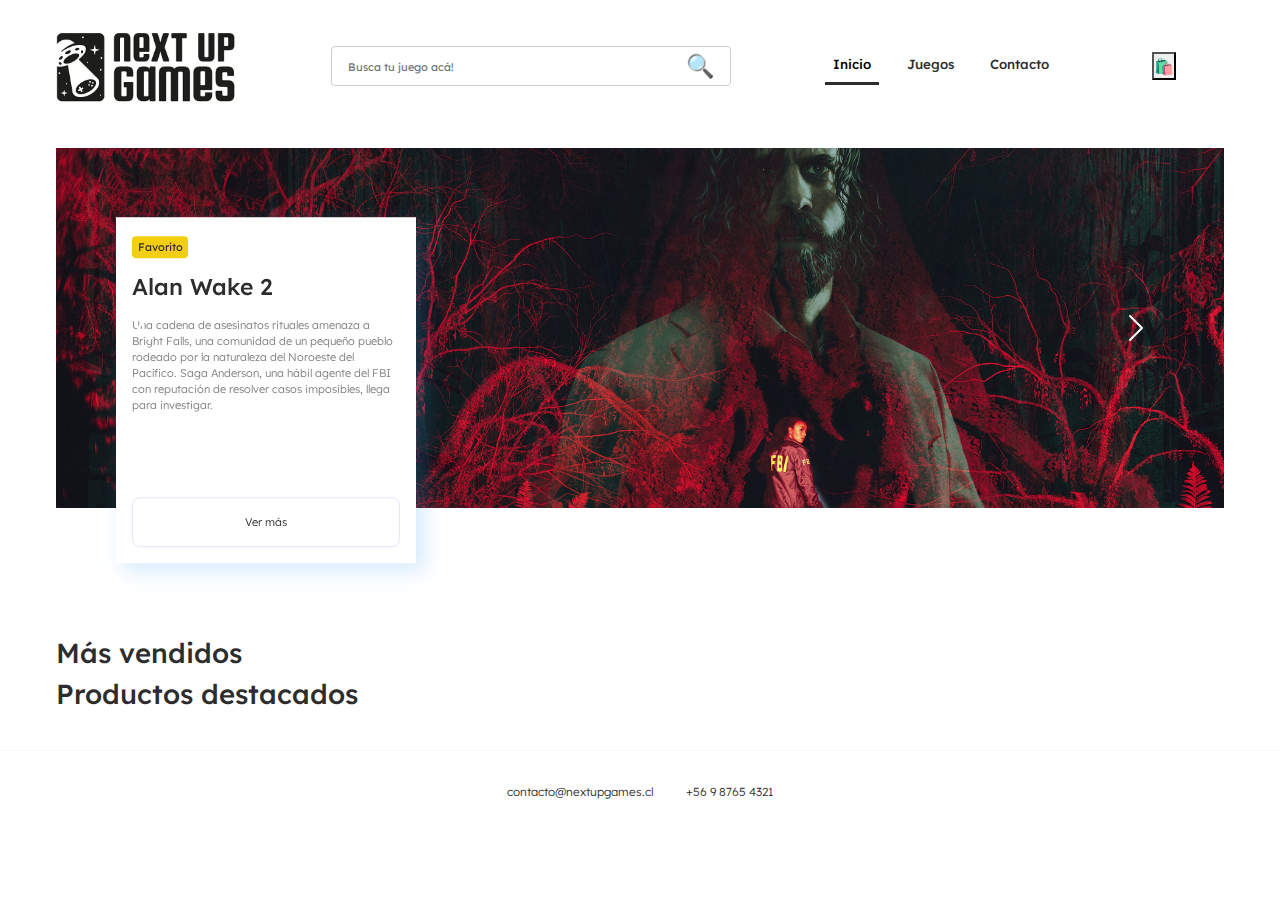
<file: index.html>
<!DOCTYPE html>
<html lang="es">
<head>
  <meta charset="UTF-8">
  <meta name="viewport" content="width=device-width, initial-scale=1.0">
  <meta name="description" content="Somos la tienda de videojuegos más completa, con las últimas novedades y ofertas exclusivas.">
  <link rel="canonical" href="https://www.gameandplay.cl">
  <title>Inicio | Next Up Games</title>

  <link rel="preconnect" href="https://fonts.googleapis.com">
  <link rel="preconnect" href="https://fonts.gstatic.com" crossorigin>
  <link href="https://fonts.googleapis.com/css2?family=Lexend+Deca:wght@100..900&display=swap" rel="stylesheet">
  <link rel="stylesheet" href="assets/css/bootstrap-5.3.8/bootstrap.css">
  <link rel="stylesheet" href="assets/css/comun.css">
  <link rel="stylesheet" href="assets/css/index.css">
</head>
<body>
  <div class="container-fluid p-0">
    <header>
      <nav class="navbar navbar-expand-lg">
        <a class="navbar-brand" href="index.html">
          <img src="./assets/images/logo.png" alt="Logo" width="180" height="72" class="d-inline-block align-text-top">
        </a>
        <form class="search" name="search-product">
          <input type="search" name="search" placeholder="Busca tu juego acá!">
          <button>🔍</button>
        </form>
        <button class="navbar-toggler" type="button" data-bs-toggle="collapse" data-bs-target="#navbarMenu" aria-controls="navbarNavAltMarkup" aria-expanded="false" aria-label="Toggle navigation">
          <span class="navbar-toggler-icon"></span>
        </button>
        

          <div class="collapse navbar-collapse" id="navbarMenu">
            <div class="navbar-nav">
              <a class="nav-link active" aria-current="page" href="index.html">Inicio</a>
              <a class="nav-link" href="games.html">Juegos</a>
              <a class="nav-link" href="contact.html">Contacto</a>
            </div>
          </div>
          <button class="cart" type="button">🛍️</button>
       
      </nav>
    </header>
  </div>
  <main>
    <section id="favoriteGamesContainer" class="carousel slide" data-bs-ride="carousel">
      <div class="carousel-inner">
        <div class="carousel-item active">
          <article class="hero" id="carouselTwo">
            <div class="hero__description">
              <span>favorito</span>
              <h3>Alan Wake 2</h3>
              <p>
                Una cadena de asesinatos rituales amenaza a Bright Falls, una comunidad de un pequeño pueblo rodeado por la naturaleza del Noroeste del Pacífico. Saga Anderson, una hábil agente del FBI con reputación de resolver casos imposibles, llega para investigar.
              </p>
              <a href="game-details.html" class="hero__link">Ver más</a>
            </div>
          </article>    
        </div>
        <div class="carousel-item">
          <article class="hero" id="carouselOne">
            <div class="hero__description">
              <span>favorito</span>
              <h3>thick as thieves</h3>
              <p>
                Planifica tu ascenso a ladrón experto en una metrópolis deslumbrante y lúgubre de 1910 que combina lo industrial con la magia y la intriga.
              </p>
              <a href="game-details.html" class="hero__link">Ver más</a>
            </div>
          </article>    
        </div>
        
        <div class="carousel-item">
          <article class="hero" id="carouselThree">
            <div class="hero__description">
              <span>favorito</span>
              <h3>Crash Team Rumble</h3>
              <p>
                Los jugadores se enfrentarán a través de diverso y peligrosos mapas conforme ambos equipos compiten por recoger y acumular suficientes frutas Wumpa para obtener la victoria. Compite como héroe o villano junto con un enloquecedor elenco de personajes, cada uno posee habilidades y destrezas únicas.
              </p>
              <a href="game-details.html" class="hero__link">Ver más</a>
            </div>
          </article>    
        
        </div>
      </div>
      <button class="carousel-control-prev" type="button" data-bs-target="#favoriteGamesContainer" data-bs-slide="prev">
        <span class="carousel-control-prev-icon" aria-hidden="true"></span>
        <span class="visually-hidden">Anterior</span>
      </button>
      <button class="carousel-control-next" type="button" data-bs-target="#favoriteGamesContainer" data-bs-slide="next">
        <span class="carousel-control-next-icon" aria-hidden="true"></span>
        <span class="visually-hidden">Siguiente</span>
      </button>
    </section>
   
    <section>
      <h2>Más vendidos</h2>
      <div>
        <ol id="bestSellerGamesContainer" class="row gy-3"></ol>
      </div>
    </section>
    
    <section>
      <h2>Productos destacados</h2>
      <div id="featuredGamesContainer" class="row"></div>
    </section>
  </main>
  <hr>
  <footer>
    <address>
      <a href="mailto:contacto@gameandplay.cl">contacto@nextupgames.cl</a><br>
      <a href="tel:+56987654321">+56 9 8765 4321</a>
    </address>
  </footer>
  
</body>

  <script src="assets/js/bootstrap-5.3.8/bootstrap.min.js"></script>
  <script src="./assets/js/productos.js"></script>
</html>
</file>
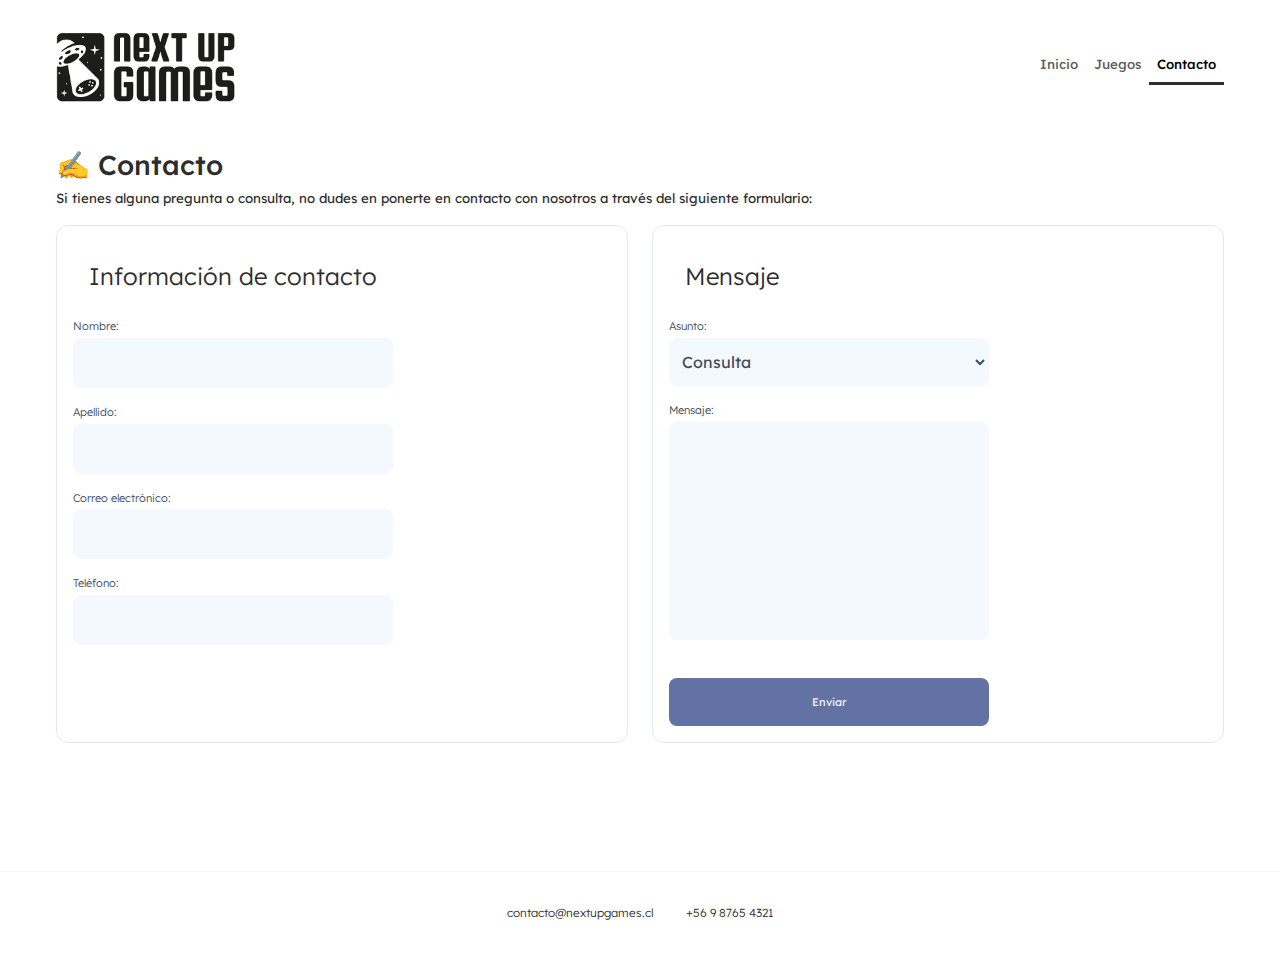
<file: contact.html>
<!DOCTYPE html>
<html lang="es">
<head>
  <meta charset="UTF-8">
  <meta name="viewport" content="width=device-width, initial-scale=1.0">
  <meta name="description" content="Somos la tienda de videojuegos más completa, con las últimas novedades y ofertas exclusivas.">
  <link rel="canonical" href="https://www.gameandplay.cl">
  <title>Contacto | Next Up Games</title>

  <link rel="preconnect" href="https://fonts.googleapis.com">
  <link rel="preconnect" href="https://fonts.gstatic.com" crossorigin>
  <link href="https://fonts.googleapis.com/css2?family=Lexend+Deca:wght@100..900&display=swap" rel="stylesheet">
  <link rel="stylesheet" href="css/bootstrap-5.3.8/bootstrap.css">
  <link rel="stylesheet" href="css/comun.css">
  <link rel="stylesheet" href="css/contact.css">
</head>
<body>
  <header>
    <nav class="navbar navbar-expand-lg">
      <div class="container-fluid p-0">
        <a class="navbar-brand" href="index.html">
          <img src="images/logo.png" alt="Logo" width="180" height="72" class="d-inline-block align-text-top">
        </a>
        <button class="navbar-toggler" type="button" data-bs-toggle="collapse" data-bs-target="#navbarNavAltMarkup" aria-controls="navbarNavAltMarkup" aria-expanded="false" aria-label="Toggle navigation">
          <span class="navbar-toggler-icon"></span>
        </button>
        <div class="collapse navbar-collapse" id="navbarNavAltMarkup">
          <div class="navbar-nav">
            <a class="nav-link" href="index.html">Inicio</a>
            <a class="nav-link" href="games.html">Juegos</a>
            <a class="nav-link active"  aria-current="page" href="contact.html">Contacto</a>
          </div>
        </div>
      </div>
    </nav>
  </header>
  <main>
    <section class="contact">
      <h2>✍️ Contacto</h2>
      <p>Si tienes alguna pregunta o consulta, no dudes en ponerte en contacto con nosotros a través del siguiente formulario:</p>
      <form action="thank-you.html" method="post" class="row gy-3">
        <div class="col-md-6">
          <fieldset>
            <legend>Información de contacto</legend>
            <div class="contact__input">
              <label for="name">Nombre:</label>
              <input name="name" required>
            </div>
            <div class="contact__input">
              <label for="name">Apellido:</label>
              <input name="last-name" required>
            </div>
            <div class="contact__input">
              <label for="email">Correo electrónico:</label>
              <input type="email" name="email" required>
            </div>
            <div class="contact__input">
              <label for="email">Teléfono:</label>
              <input type="tel" name="phone">
            </div>
          </fieldset>
        </div>

        <div class="col-md-6">
          <fieldset>
            <legend>Mensaje</legend>
            <div class="contact__input">
              <label>Asunto:</label>
              <select name="asunto" required>
                <option value="consulta">Consulta</option>
                <option value="sugerencia">Sugerencia</option>
                <option value="reclamo">Reclamo</option>
              </select>
            </div>
            <div class="contact__input">
              <label for="message">Mensaje:</label>
              <textarea id="message" name="message" rows="8" required></textarea>
            </div>

            <button class="contact__submit">Enviar</button>
          </fieldset>
        </div>
      </form>
    </section>
  </main>
  <hr>
  <footer>
    <address>
      <a href="mailto:contacto@gameandplay.cl">contacto@nextupgames.cl</a><br>
      <a href="tel:+56987654321">+56 9 8765 4321</a>
    </address>
  </footer>
  
</body>
<script src="js/bootstrap-5.3.8/bootstrap.min.js"></script>
</html>
</file>
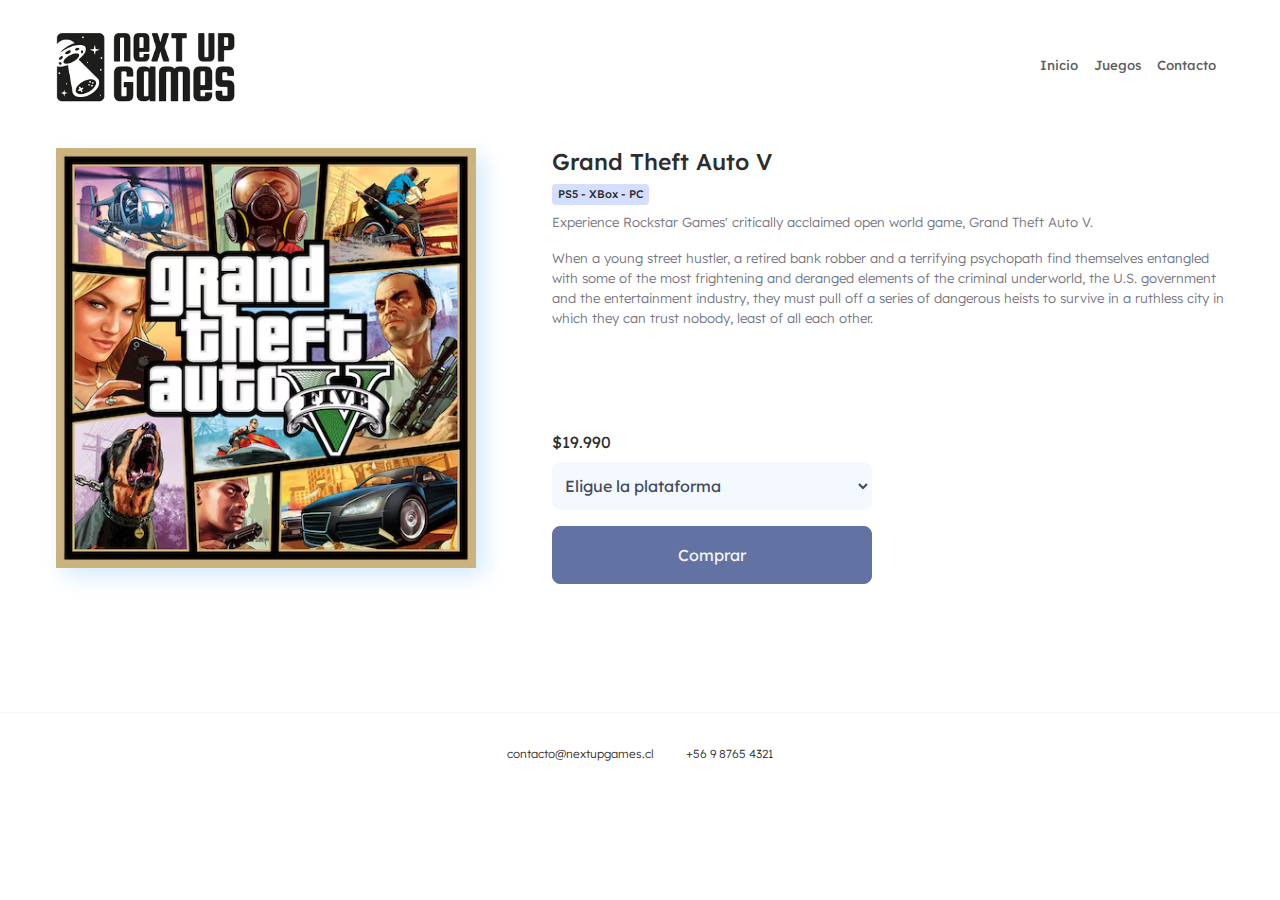
<file: game-details.html>
<!DOCTYPE html>
<html lang="es">
<head>
  <meta charset="UTF-8">
  <meta name="viewport" content="width=device-width, initial-scale=1.0">
  <meta name="description" content="Somos la tienda de videojuegos más completa, con las últimas novedades y ofertas exclusivas.">
  <link rel="canonical" href="https://www.gameandplay.cl">
  <title>Grand Theft Auto | Next Up Games</title>

  <link rel="preconnect" href="https://fonts.googleapis.com">
  <link rel="preconnect" href="https://fonts.gstatic.com" crossorigin>
  <link href="https://fonts.googleapis.com/css2?family=Lexend+Deca:wght@100..900&display=swap" rel="stylesheet">
  <link rel="stylesheet" href="css/bootstrap-5.3.8/bootstrap.css">
  <link rel="stylesheet" href="css/comun.css">
  <link rel="stylesheet" href="css/game-details.css">
</head>
<body>
  <header>
    <nav class="navbar navbar-expand-lg">
      <div class="container-fluid p-0">
        <a class="navbar-brand" href="index.html">
          <img src="images/logo.png" alt="Logo" width="180" height="72" class="d-inline-block align-text-top">
        </a>
        <button class="navbar-toggler" type="button" data-bs-toggle="collapse" data-bs-target="#navbarNavAltMarkup" aria-controls="navbarNavAltMarkup" aria-expanded="false" aria-label="Toggle navigation">
          <span class="navbar-toggler-icon"></span>
        </button>
        <div class="collapse navbar-collapse" id="navbarNavAltMarkup">
          <div class="navbar-nav">
            <a class="nav-link" href="index.html">Inicio</a>
            <a class="nav-link" href="games.html">Juegos</a>
            <a class="nav-link" href="contact.html">Contacto</a>
          </div>
        </div>
      </div>
    </nav>
  </header>
  <main>
    <section class="game-details">
      
      <article class="game-details__game">
        <figure class="game-details__image">
          <img src="./images/gtav.avif" alt="GTA V" height="420" width="420">
        </figure>
        <div class="game-details__info">
          <h3 class="game-details__name">Grand Theft Auto V</h3>
          <span class="game-details__platform">PS5 - XBox - PC</span>
          <p class="game-details__description">
            Experience Rockstar Games' critically acclaimed open world game, Grand Theft Auto V. 
          </p>
          <p class="game-details__description">
            When a young street hustler, a retired bank robber and a terrifying psychopath find themselves
            entangled with some of the most frightening and deranged elements of the criminal underworld, 
            the U.S. government and the entertainment industry, they must pull off a series of dangerous 
            heists to survive in a ruthless city in which they can trust nobody, least of all each other.
          </p>
          <b class="game-details__price">$19.990</b>

          <form class="game-details__platform-select">
            <select name="plataforma" id="">
              <option value="">Eligue la plataforma</option>
              <option value="PS4">Play Station 4</option>
              <option value="PS5">Play Station 5</option>
              <option value="XBox">XBox One</option>
              <option value="PC">PC </option>
            </select>
            
            <button>Comprar</button>
          </form>
          
        </div>  
      </article>
        
      
    </section>
  </main>
  <hr>
  <footer>
    <address>
      <a href="mailto:contacto@gameandplay.cl">contacto@nextupgames.cl</a><br>
      <a href="tel:+56987654321">+56 9 8765 4321</a>
    </address>
  </footer>
  
</body>
<script src="js/bootstrap-5.3.8/bootstrap.min.js"></script>
</html>
</file>
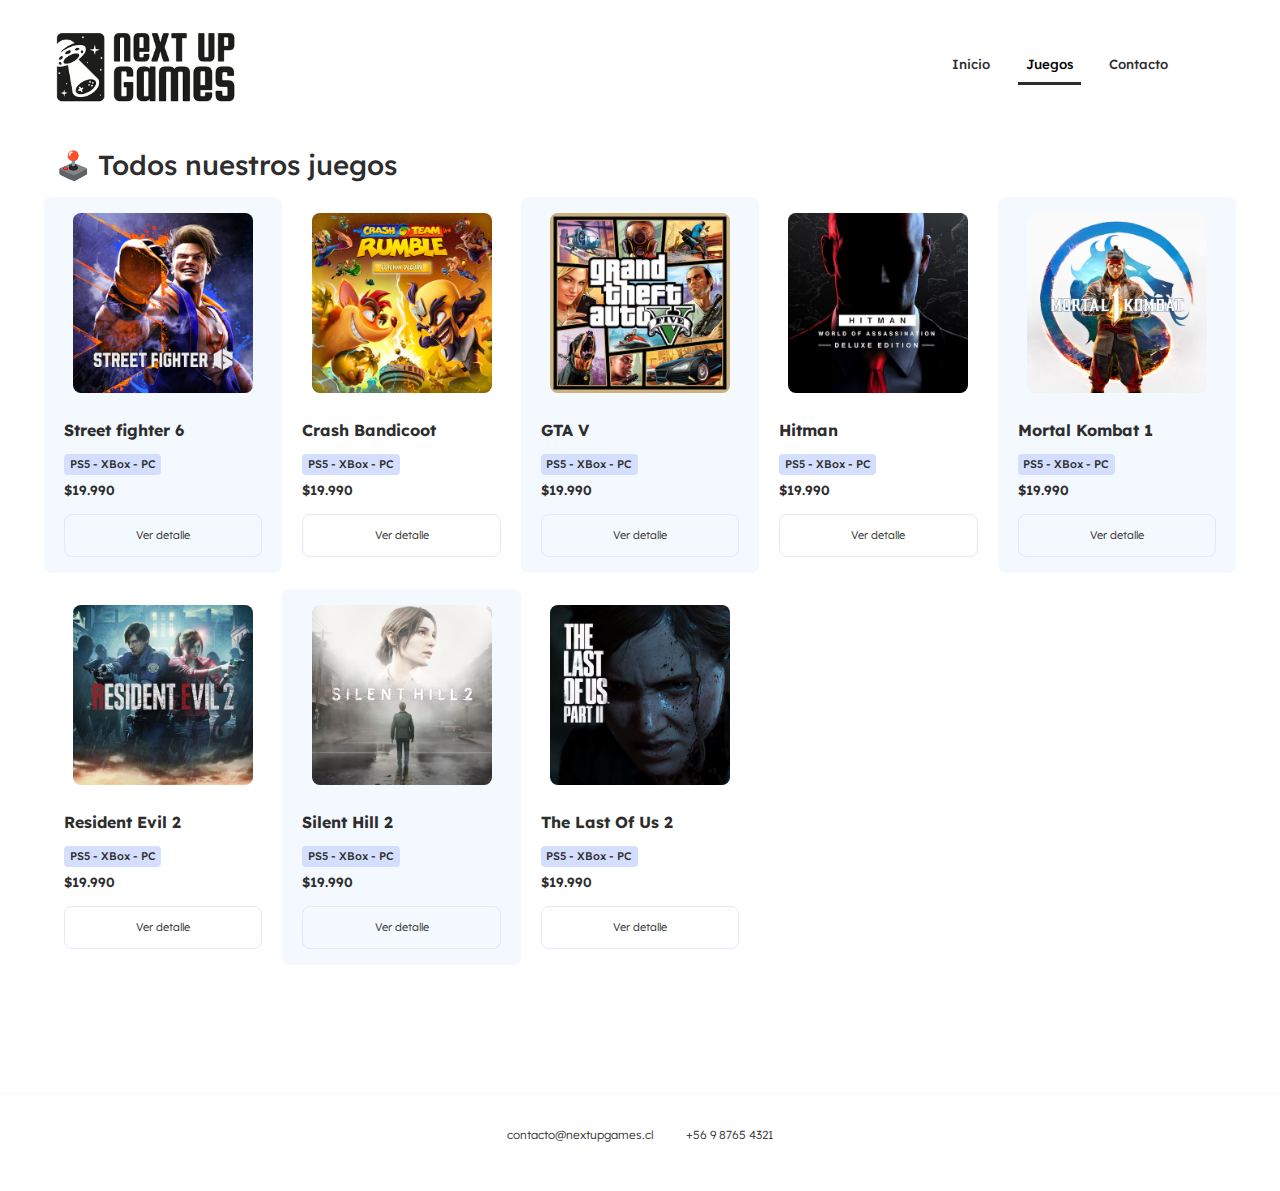
<file: games.html>
<!DOCTYPE html>
<html lang="es">
<head>
  <meta charset="UTF-8">
  <meta name="viewport" content="width=device-width, initial-scale=1.0">
  <meta name="description" content="Somos la tienda de videojuegos más completa, con las últimas novedades y ofertas exclusivas.">
  <link rel="canonical" href="https://www.gameandplay.cl">
  <title>Todos Juegos | Next Up Games</title>

  <link rel="preconnect" href="https://fonts.googleapis.com">
  <link rel="preconnect" href="https://fonts.gstatic.com" crossorigin>
  <link href="https://fonts.googleapis.com/css2?family=Lexend+Deca:wght@100..900&display=swap" rel="stylesheet">
  <link rel="stylesheet" href="assets/css/bootstrap-5.3.8/bootstrap.css">
  <link rel="stylesheet" href="assets/css/comun.css">
  <link rel="stylesheet" href="assets/css/games.css">
</head>
<body>
  <header>
    <nav class="navbar navbar-expand-lg">
      <div class="container-fluid p-0">
        <a class="navbar-brand" href="index.html">
          <img src="./assets/images/logo.png" alt="Logo" width="180" height="72" class="d-inline-block align-text-top">
        </a>
        <button class="navbar-toggler" type="button" data-bs-toggle="collapse" data-bs-target="#navbarNavAltMarkup" aria-controls="navbarNavAltMarkup" aria-expanded="false" aria-label="Toggle navigation">
          <span class="navbar-toggler-icon"></span>
        </button>
        <div class="collapse navbar-collapse" id="navbarNavAltMarkup">
          <div class="navbar-nav">
            <a class="nav-link" href="index.html">Inicio</a>
            <a class="nav-link active" aria-current="page" href="games.html">Juegos</a>
            <a class="nav-link" href="contact.html">Contacto</a>
          </div>
        </div>
      </div>
    </nav>
  </header>
  <main>
    <section class="games">
      <h2>🕹️ Todos nuestros juegos</h2>
      <div class="row row-cols-xxs-1 row-cols-xs-2 row-cols-sm-3 row-cols-md-4 row-cols-lg-5 gy-3">
        <article class="game col">
          <figure class="game__image">
            <img src="./assets/images/street-fighter-6.avif" alt="Street fighter 6" width="180" height="180">
          </figure>
          <div class="game__details">
            <h3 class="game__name">Street fighter 6</h3>
            <span class="game__platform">PS5 - XBox - PC</span>
            <b class="game__price">$19.990</b>
            <a href="game-details.html" class="game__link">Ver detalle</a>
          </div>  
        </article>
        <article class="game col">
          <figure class="game__image">
            <img src="./assets/images/crash-team-rumble.avif" alt="Crash Bandicoot" width="180" height="180">
          </figure>
          <div class="game__details">
            <h3 class="game__name">Crash Bandicoot</h3>
            <span class="game__platform">PS5 - XBox - PC</span>
            <b class="game__price">$19.990</b>
            <a href="game-details.html" class="game__link">Ver detalle</a>
          </div>  
        </article>
        <article class="game col">
          <figure class="game__image">
            <img src="./assets/images/gtav.avif" alt="GTA V" width="180" height="180">
          </figure>
          <div class="game__details">
            <h3 class="game__name">GTA V</h3>
            <span class="game__platform">PS5 - XBox - PC</span>
            <b class="game__price">$19.990</b>
            <a href="game-details.html" class="game__link">Ver detalle</a>
          </div>  
        </article>
        <article class="game col">
          <figure class="game__image">
            <img src="./assets/images/hitman.avif" alt="Hitman - World of Assassination" width="180" height="180">
          </figure>
          <div class="game__details">
            <h3 class="game__name">Hitman</h3>
            <span class="game__platform">PS5 - XBox - PC</span>
            <b class="game__price">$19.990</b>
            <a href="game-details.html" class="game__link">Ver detalle</a>
          </div>  
        </article>
        <article class="game col">
          <figure class="game__image">
            <img src="./assets/images/mortal-kombat-1.avif" alt="Mortal Kombat 1" width="180" height="180">
          </figure>
          <div class="game__details">
            <h3 class="game__name">Mortal Kombat 1</h3>
            <span class="game__platform">PS5 - XBox - PC</span>
            <b class="game__price">$19.990</b>
            <a href="game-details.html" class="game__link">Ver detalle</a>
          </div>  
        </article>
        <article class="game col">
          <figure class="game__image">
            <img src="./assets/images/resident-evil-2.avif" alt="Resident Evil 2" width="180" height="180">
          </figure>
          <div class="game__details">
            <h3 class="game__name">Resident Evil 2</h3>
            <span class="game__platform">PS5 - XBox - PC</span>
            <b class="game__price">$19.990</b>
            <a href="game-details.html" class="game__link">Ver detalle</a>
          </div>  
        </article>
        <article class="game col">
          <figure class="game__image">
            <img src="./assets/images/silent-hill-2.avif" alt="Silent Hill 2" width="180" height="180">
          </figure>
          <div class="game__details">
            <h3 class="game__name">Silent Hill 2</h3>
            <span class="game__platform">PS5 - XBox - PC</span>
            <b class="game__price">$19.990</b>
            <a href="game-details.html" class="game__link">Ver detalle</a>
          </div>  
        </article>
        <article class="game col">
          <figure class="game__image">
            <img src="./assets/images/the-last-of-us-2.avif" alt="The Last Of Us 2" width="180" height="180">
          </figure>
          <div class="game__details">
            <h3 class="game__name">The Last Of Us 2</h3>
            <span class="game__platform">PS5 - XBox - PC</span>
            <b class="game__price">$19.990</b>
            <a href="game-details.html" class="game__link">Ver detalle</a>
          </div>  
        </article>
      </div>
    </section>
  </main>
  <hr>
  <footer>
    <address>
      <a href="mailto:contacto@gameandplay.cl">contacto@nextupgames.cl</a><br>
      <a href="tel:+56987654321">+56 9 8765 4321</a>
    </address>
  </footer>
  
</body>
<script src="assets/js/bootstrap-5.3.8/bootstrap.min.js"></script>
</html>
</file>
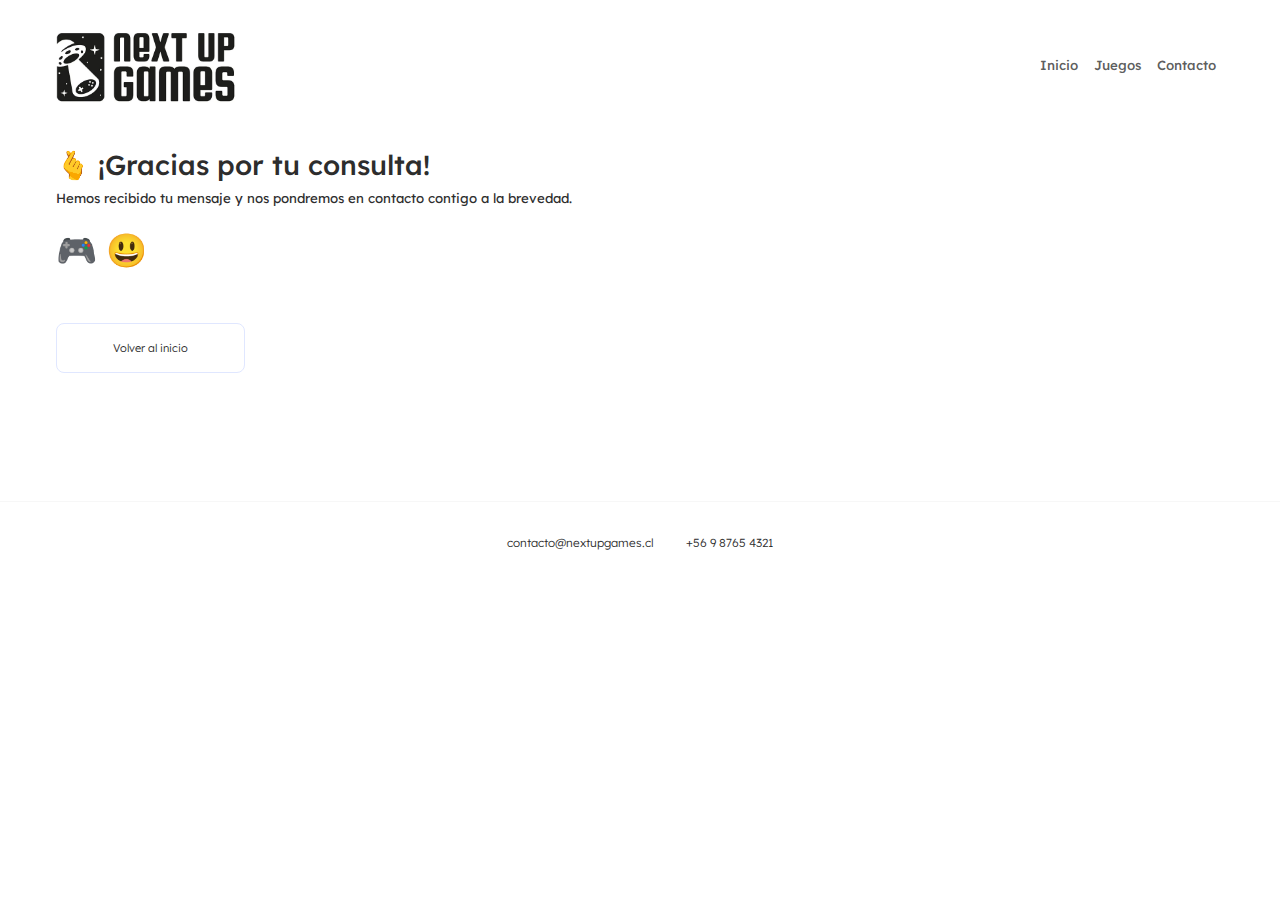
<file: thank-you.html>
<!DOCTYPE html>
<html lang="en">
<head>
  <meta charset="UTF-8">
  <meta name="viewport" content="width=device-width, initial-scale=1.0">
  <meta name="description" content="Somos la tienda de videojuegos más completa, con las últimas novedades y ofertas exclusivas.">
  <link rel="canonical" href="https://www.gameandplay.cl">
  <title>Formulario enviado | Next Up Games</title>

  <link rel="preconnect" href="https://fonts.googleapis.com">
  <link rel="preconnect" href="https://fonts.gstatic.com" crossorigin>
  <link href="https://fonts.googleapis.com/css2?family=Lexend+Deca:wght@100..900&display=swap" rel="stylesheet">
  <link rel="stylesheet" href="css/bootstrap-5.3.8/bootstrap.css">
  <link rel="stylesheet" href="css/comun.css">
  <link rel="stylesheet" href="css/thank-you.css">
</head>
<body>
  <header>
    <nav class="navbar navbar-expand-lg">
      <div class="container-fluid p-0">
        <a class="navbar-brand" href="index.html">
          <img src="images/logo.png" alt="Logo" width="180" height="72" class="d-inline-block align-text-top">
        </a>
        <button class="navbar-toggler" type="button" data-bs-toggle="collapse" data-bs-target="#navbarNavAltMarkup" aria-controls="navbarNavAltMarkup" aria-expanded="false" aria-label="Toggle navigation">
          <span class="navbar-toggler-icon"></span>
        </button>
        <div class="collapse navbar-collapse" id="navbarNavAltMarkup">
          <div class="navbar-nav">
            <a class="nav-link" href="index.html">Inicio</a>
            <a class="nav-link" href="games.html">Juegos</a>
            <a class="nav-link" href="contact.html">Contacto</a>
          </div>
        </div>
      </div>
    </nav>
  </header>
  <main>
    <section class="thank-you">
      <h2>🫰 ¡Gracias por tu consulta!</h2>
      <p>Hemos recibido tu mensaje y nos pondremos en contacto contigo a la brevedad.</p>
      <span class="thank-you__emoji">🎮 😃</span>
      <a href="index.html" class="thank-you__link">Volver al inicio</a>
    </section>
  </main>
  <hr>
  <footer>
    <address>
      <a href="mailto:contacto@gameandplay.cl">contacto@nextupgames.cl</a><br>
      <a href="tel:+56987654321">+56 9 8765 4321</a>
    </address>
  </footer>
  
</body>

<script src="js/bootstrap-5.3.8/bootstrap.min.js"></script>
</html>
</file>
<file: assets/css/comun.css>
:root{
  --color-primary: #6272a3;
  --color-secondary: #d4dfff;
  /* --color-tertiary: #404a5c; */
  --color-background: #f4f8ff;
  --color-text: #2d2d2d;
  --font-family: "Lexend Deca", sans-serif;
  --shadow: 8px 8px 20px rgba(69, 164, 242, 0.23);
  --text-xxxs: 0.5764rem;
  --text-xxs: 0.6917rem;
  --text-xs: 0.83rem;
  --text-sm: 0.996rem; 
  --text-md: 1.1952rem;
  --text-lg: 1.4342rem;
  --text-xl: 1.7211rem;
  --text-xxl: 2.0653rem;

  --border-lg: 12px;
  --border-md: 8px;
  --border-sm: 4px;
}
*{
  margin: 0;
  padding: 0;
  box-sizing: border-box;
}

html {
  font-size: 16px;
}

body{
  font-family: var(--font-family);
  color: var(--color-text);
  font-weight: 300;
}

h6 { font-size: var(--text-xs); }
h5 { font-size: var(--text-sm); }
h4 { font-size: var(--text-md); }
h3 { font-size: var(--text-lg); }
h2 { font-size: var(--text-xl); }
h1 { font-size: var(--text-xxl); }

p { font-size: var(--text-xs); }

a{
  color: inherit;
  text-decoration: none;
}

hr{
  border: none;
  border-top: 1px solid #e0e0e0;
}

main,header,footer {
  max-width: 1200px;
  margin: 0 auto;
  padding: 1rem;
}


@media (max-width: 499px) {
  .navbar{
    padding: 0;
  }
}
@media (min-width: 992px) {
  .navbar{
    justify-content: space-between;
    padding-right: 48px;
  }
}


.navbar-brand{
  margin-right: 0;
}
@media (max-width: 499px) {
  .navbar-brand{
    flex-basis: 100%;
    text-align: center;
    padding-bottom: 12px;
  }
}
@media (max-width: 767px) {
  .navbar img{
    width: 136px;
    height: auto;
  }
}

.navbar-collapse{
  flex-grow: unset;
}
.navbar-toggler{
  width: 40px;
  height: 40px;
  padding: 0;
  line-height: 16px;
  background: #111111;
}
@media (min-width: 500px) {
  .navbar-toggler{
    margin-right: 48px;
   
  }
}

.navbar-toggler-icon{
  width: 1em;
  height: 1em;
  background-image: url("data:image/svg+xml,<svg xmlns='http://www.w3.org/2000/svg' viewBox='0 0 30 30'><path stroke='rgba%2833, 37, 41, 1%29' stroke-linecap='round' stroke-miterlimit='10' stroke-width='3' d='M4 7h22M4 15h22M4 23h22'/></svg>");
  filter: invert(1);  
}

.navbar-nav .nav-link {
  font-size: var(--text-xs);
  font-weight: 500;
  color: var(--color-text);
}
@media screen and (max-width: 991px) {
  .navbar-nav{
    padding: 20px 0 0;
  }
  .navbar-nav .nav-link.active {
    background: #111111;
    color: #FFFFFF;
    border-radius: var(--border-sm);
  }
}
@media screen and (min-width: 992px) {
  .navbar-nav .nav-link.active {
    border-bottom: 3px solid var(--color-text);
  }
}

@media (max-width: 991px) {
  .navbar-nav .nav-link {
    text-align: center;
  }
}
@media (min-width: 992px) {
  .navbar-expand-lg .navbar-nav {
    gap: 20px;
    margin-left: auto;
  }
}

footer {
  text-align: center;
  font-size: 0.73rem;
  color: #9f9f9f;
  padding: 1rem 1rem 2rem;
}
footer address{
  display: flex;
  justify-content: center;
  gap: 1rem;
}
footer a{
  font-style: normal;
  color: var(--color-text);
}
.search {
  position: relative;
}
@media (max-width: 499px) {
  .search{
    order: 1;
    flex-basis: calc(100% - 100px);
    margin-right: 46px;
  }
}
.search input{
  border: 1px solid #CCC;
  border-radius: var(--border-sm);
  width: 100%;
  height: 40px;
  padding: 8px 48px 8px 16px ;
  font-size: var(--text-xs);
  transition: border ease-in-out .35s;
}

.search input:focus{
  border-color: var(--color-text);
  outline: none;
}
@media (min-width: 768px) {
  .search input{
    width: 400px;
  }
}

.search input::placeholder{
  font-size: var(--text-xxs);
}
.search button{
  font-size: var(--text-lg);
  position: absolute;
  background: none;
  border: 0;
  right: 16px;
  top: 3px;
}
.message{
  padding: 8px 16px;
  text-align: center;
  background: #fffbd3; 
  border-radius: var(--border-md);
}
.message p{
  margin-bottom: 0;
  color: #4e4702;
}
.cart{
  display: flex;
  flex-direction: column;
  gap: 12px;
}
.cart__total{
  margin: auto -16px -16px;
  font-weight: 600;
  font-size: var(--text-sm);
  background: var(--color-secondary);
  padding: 16px;
  text-align: right;
}

.cart-trigger{
  position: relative;
  background: none;
  border: 0;
  font-size: var(--text-xxl);
  position: absolute;
  right: 0;
}
.cart-trigger span{
  position: absolute;
  width: 22px;
  height: 22px;
  line-height: 22px;
  border-radius: 50%;
  background: #111111;
  right: -4px;
  top: -6px;
  color: #FFF;
  font-size: var(--text-xxs);
}
@media (max-width: 499px) {
  .cart-trigger{
    bottom: -4px
  }
}
@media (min-width: 500px) and (max-width: 767px) {
  .cart-trigger{
    top: 16px;
  }
}
@media (min-width: 768px) {
  .cart-trigger{
    top: 24px;
  }
}

.modal-header{
  border-bottom: 0;
}

.toast{
  box-shadow: var(--shadow);
  border: 0;
  background: #FFF;
}
.toast-body{
  border-top: 3px solid var(--color-primary);
  border-top-left-radius: var(--border-sm);
  border-top-right-radius: var(--border-sm);
}
.toast-body p{
  margin-bottom: 0;
}
</file>
<file: assets/css/index.css>
.carousel {
  margin-bottom: 2rem;
}
.carousel-item img {
  object-fit: cover;
}

.carousel-control-prev,
.carousel-control-next {
   opacity: 1;
}

@media screen and (max-width: 767px) {
  .carousel-control-prev,
  .carousel-control-next {
    height: 225px;
  }
}
@media screen and (min-width: 768px) {
  .carousel-control-prev,
  .carousel-control-next {
    height: 360px;
  }
}

#carouselOne {
  background: url('../images/carousel/thick-as-thieves.avif') no-repeat center/cover;
}
#carouselTwo {
  background: url('../images/carousel/alan-wake-2.avif') no-repeat center/cover;
}
#carouselThree {
  background: url('../images/carousel/crash-team-rumble.avif') no-repeat center/cover;
}
@media screen and (max-width: 767px) {
  .hero {
  
    background-position: bottom;
    margin-bottom: 14rem;
  }
}
@media screen and (min-width: 768px) {
  .hero {
    height: 360px;
    margin-bottom: 6rem;
  }
}
.hero__description {
  background: #FFFFFF;
  padding: 1rem;
  transform: translate(20%, 20%);
  box-shadow: var(--shadow)
}
@media screen and (max-width: 767px) {
  .hero__description {
    margin: auto;
    width: 96%;
    transform: translate(0, 200px);
  }
}
@media screen and (min-width: 768px) {
  .hero__description {
    width: 300px;
  }
}
.hero__description h3 {
  margin-top: 1rem;
  text-transform: capitalize;
}
.hero__description span {
  background: #f4ce11;
  padding: .25rem .35rem;
  border-radius: var(--border-sm);
  font-size: var(--text-xxs);
  text-transform: capitalize;
  font-weight: 400;
}
.hero__description p{
  
  margin: 1rem 0 5rem;
  font-size: var(--text-xxs);
  line-height: 1rem;
  color: #808080;
}
@media screen and (max-width: 767px) {
  .hero__description p{
   margin: 1rem 0;
  }
}
@media screen and (min-width: 768px) {
  .hero__description p{
    min-height: 100px;
  }
}
.hero__description a {
  display: block;
  text-align: center;
  font-size: var(--text-xxs);
  border-radius: var(--border-md);
  padding: 1rem .5rem;
  border: 1px solid #e0e7ff;
  transition: background 0.3s ease;
}
.hero__description a:hover{
  background: var(--color-primary);
  color: #f6f6f6;
  border-color: var(--color-primary);
}

.best-sellers {
  margin-bottom: 6rem;
}
.best-sellers h2 {
  margin-bottom: 1rem;
}

.best-sellers ol{
  list-style: none;
  padding-left: 0;
  
}

.best-seller__game a{
  display: flex;
  padding: .5rem 1rem;
  border-radius: var(--border-md);
  background: var(--color-background);
  transition: all 0.3s ease;
}
.best-seller__game a:hover{
  background: #f9fbff;
  transform: scale(1.03);
  box-shadow: var(--shadow);
}
.best-seller__game div{
  width: 100%;
  display: flex;
  flex-direction: column;
  align-items: flex-end;
  gap: .35rem;
  padding: 0 .5rem 0 2rem
}
.best-seller__image{
  border-radius: var(--border-md);
}
@media screen and (max-width: 767px) {
  .best-seller__image {
    width: 80px;
    height: 80px;
  }
}
.best-seller__name{
  font-weight: 500;
  text-align: right;
  font-size: var(--text-xs);
}
.best-seller__platform {
  margin-top: auto;
  font-size: var(--text-xxs);
  font-weight: 500;
  border-radius: var(--border-sm);
  padding: .15rem .35rem;
  background: var(--color-secondary);
}
.best-seller__price{
  font-size: var(--text-sm);
  font-weight: 700;
}

.featured-games {
  margin-bottom: 6rem;
}
.featured-games h2 {
  margin-bottom: 1rem;
}
/* .featured-games > div {
  display: grid;
  grid-template-columns: repeat(auto-fit, minmax(250px, 1fr));
  gap: 1rem;
} */
.featured-game {
  transition: all 0.3s ease;
}
.featured-games .card{
  border: 0;
}
.featured-games .card:nth-child(odd){
  background: var(--color-background);
}

.card:hover .card-img-top{
  transform: scale(1.03);
  box-shadow: var(--shadow);
  border-bottom-left-radius: var(--border-lg);
  border-bottom-right-radius: var(--border-lg);
}
.featured-games .card-img-top{
  max-width: 100%;
  object-fit: cover;
  object-position: top;
  border-top-left-radius: var(--border-lg);
  border-top-right-radius: var(--border-lg);
  transition: all 0.3s ease;
}
.featured-games .card-body{
  padding: 20px;
}
.featured-games .card-text{
  font-size: var(--text-xxs);
}
@media screen and (min-width: 768px) {
  .featured-games .card-text{
    min-height: 96px;
  }
}
.featured-games .btn{
  font-size: var(--text-xs);
  font-weight: 300;
}
</file>
<file: css/comun.css>
:root{
  --color-primary: #6272a3;
  --color-secondary: #d4dfff;
  /* --color-tertiary: #404a5c; */
  --color-background: #f4f8ff;
  --color-text: #2d2d2d;
  --font-family: "Lexend Deca", sans-serif;
  --shadow: 8px 8px 20px rgba(69, 164, 242, 0.23);
  --text-xxxs: 0.5764rem;
  --text-xxs: 0.6917rem;
  --text-xs: 0.83rem;
  --text-sm: 0.996rem; 
  --text-md: 1.1952rem;
  --text-lg: 1.4342rem;
  --text-xl: 1.7211rem;
  --text-xxl: 2.0653rem;

  --border-lg: 12px;
  --border-md: 8px;
  --border-sm: 4px;
}
*{
  margin: 0;
  padding: 0;
  box-sizing: border-box;
}

html {
  font-size: 16px;
}

body{
  font-family: var(--font-family);
  color: var(--color-text);
  font-weight: 300;
}

h6 { font-size: var(--text-xs); }
h5 { font-size: var(--text-sm); }
h4 { font-size: var(--text-md); }
h3 { font-size: var(--text-lg); }
h2 { font-size: var(--text-xl); }
h1 { font-size: var(--text-xxl); }

p { font-size: var(--text-xs); }

a{
  color: inherit;
  text-decoration: none;
}

hr{
  border: none;
  border-top: 1px solid #e0e0e0;
}

main,header,footer {
  max-width: 1200px;
  margin: 0 auto;
  padding: 1rem;
}
.navbar-toggler{
  width: 48px;
  height: 48px;
  background: #111111;

}
.navbar-toggler-icon{
  width: 1em;
  height: 1em;
  background-image: url("data:image/svg+xml,<svg xmlns='http://www.w3.org/2000/svg' viewBox='0 0 30 30'><path stroke='rgba%2833, 37, 41, 1%29' stroke-linecap='round' stroke-miterlimit='10' stroke-width='3' d='M4 7h22M4 15h22M4 23h22'/></svg>");
  filter: invert(1);
}

.navbar-nav .nav-link {
  font-size: var(--text-xs);
  font-weight: 500;
}
@media screen and (min-width: 768px) {
  .navbar-nav .nav-link.active {
    border-bottom: 3px solid var(--color-text);
    
    
  }
}

@media (max-width: 991px) {
  .navbar-nav .nav-link {
    text-align: center;
  }
}
@media (min-width: 992px) {
  .navbar-expand-lg .navbar-nav {
    margin-left: auto;
  }
}



footer {
  text-align: center;
  font-size: 0.73rem;
  color: #9f9f9f;
  padding: 1rem 1rem 2rem;
}

footer address{
  display: flex;
  justify-content: center;
  gap: 1rem;
}

footer a{
  font-style: normal;
  color: var(--color-text);
}
</file>
<file: css/contact.css>
.contact{
  margin-bottom: 6rem;
}
.contact p{
  margin-bottom: 1rem;
  font-size: var(--text-xs);
  font-weight: 400;
}

fieldset{
  border: 1px solid #e1e9f6;
  border-radius: var(--border-lg);
  padding: 1rem;
  height: 100%;
}
legend{
  padding: 1rem;
}
.contact__input + .contact__input{
  margin-top: 1rem;
}
.contact__input label{
  margin-bottom: .2rem;
  display: block;
  font-size: var(--text-xxs);
  color: #404a5c;
}
.contact__input input,
.contact__input select{
  color: #404a5c;
  padding: .75rem .5rem;
  border: 1px solid var(--color-background);
  border-radius: var(--border-md);
  transition: border-color 0.3s ease-in-out;
  background: var(--color-background);
}
@media screen and (max-width: 991px) {
  .contact__input input,
  .contact__input select,
  .contact__submit {
    width: 100%;
  }
}
@media screen and (min-width: 992px) {
  .contact__input input,
  .contact__input select,
  .contact__submit {
    width: 320px;
  }
}
.contact__input input:focus,
.contact__input select:focus{
  border: 1px solid var(--color-primary);
  outline: none;
}
.contact__input textarea{
  color: #404a5c;
  width: 100%;
  padding: .75rem .5rem;
  border: 1px solid var(--color-background);
  border-radius: var(--border-md);
  resize: none;
  transition: border-color 0.3s ease-in-out;
  background: var(--color-background);
}
@media screen and (min-width: 768px) {
  .contact__input textarea {
    width: 320px;
  }
}
.contact__input textarea:focus{
  border: 1px solid var(--color-primary);
  outline: none;
}
.contact__submit{
  color: #f6f6f6;
  background: var(--color-primary);
  border: 0;
  margin-top: 2rem;
  display: block;
  text-align: center;
  font-size: var(--text-xxs);
  border-radius: var(--border-md);
  padding: 1rem .5rem;
  transition: background 0.3s ease;
  cursor: pointer;
}
</file>
<file: css/game-details.css>
.game-details{
  margin-bottom: 6rem;
}
.game-details__game{
  display: grid;
  grid-template-columns: 2fr 3fr;
  gap: 3rem;
}

@media screen and (max-width: 767px) {
  .game-details__game {
    grid-template-columns: 1fr;
    gap: 2rem;
  }
}

.game-details__image img{
  max-width: 100%;
  height: auto;
  box-shadow: var(--shadow);
}
.game-details__info{
  display: flex;
  flex-direction: column;
}
.game-details__platform {
  width: fit-content;
  font-size: var(--text-xxs);
  font-weight: 500;
  border-radius: var(--border-sm);
  padding: .15rem .35rem;
  background: var(--color-secondary);
}
.game-details__description {
  font-size: var(--text-xs);
  color: #757583;
  line-height: 1.5;
  margin: .5rem 0;
}
.game-details__price{
  margin-top: auto;
  margin-bottom: .5rem;
}
.game-details__platform-select{
  display: flex;
  flex-direction: column;
  gap: 1rem;
} 
.game-details__platform-select label{
  margin-bottom: .2rem;
  display: block;
  font-size: var(--text-xs);
  color: #404a5c;
}
.game-details__platform-select select {
  color: #404a5c;
  padding: .75rem .5rem;
  border: 1px solid var(--color-background);
  border-radius: var(--border-md);
  transition: border-color 0.3s ease-in-out;
  background: var(--color-background);
}
.game-details__platform-select button{
  background: var(--color-primary);
  color: #f6f6f6;
  border: 1px solid var(--color-primary);
  padding: 1rem .5rem;
  border-radius: var(--border-md);
  cursor: pointer;

}
@media screen and (max-width: 767px) {
  .game-details__platform-select select,
  .game-details__platform-select button {
    width: 100%;
  }
}
@media screen and (min-width: 768px) {
  .game-details__platform-select select,
  .game-details__platform-select button {
    width: 320px;
  }
}
</file>
<file: assets/css/games.css>
.games{
  margin-bottom: 6rem;
}
.games h2{
  margin-bottom: 1rem;
}

.game{
  border-radius: var(--border-md);
  padding: 1rem .5rem;
}
.game:nth-child(odd){
  background: var(--color-background);
  border-radius: var(--border-md);
}
.game__image img{
  display: block;
  margin: auto;
  border-radius: var(--border-md);

}
.game__details{
  display: flex;
  padding: .75rem .75rem 0;
  flex-direction: column;
  gap: .35rem;
}
h3.game__name{
  font-size: var(--text-sm);
  font-weight: bold;
}
.game__platform{
  width: fit-content;
  font-size: var(--text-xxs);
  font-weight: 500;
  border-radius: var(--border-sm);
  padding: .15rem .35rem;
  background: var(--color-secondary);
}
.game__price{
  margin-top: auto;
  font-size: var(--text-xs);
  font-weight: 600;

}
.game__link{
  margin-top: .5rem;
  border: 1px solid #e0e7ff;
  display: block;
  text-align: center;
  font-size: var(--text-xxs);
  border-radius: var(--border-md);
  padding: .75rem .5rem;
  transition: background 0.3s ease;
}
</file>
<file: css/thank-you.css>
.thank-you{
  margin-bottom: 6rem;
}
.thank-you p{
  font-size: var(--text-xs);
  font-weight: 400;
  margin-bottom: 1rem;
}
.thank-you__emoji {
  font-size: var(--text-xxl);
  margin-bottom: 1rem;
}

.thank-you a{
  border: 1px solid #e0e7ff;
  margin-top: 3rem;
  display: block;
  text-align: center;
  font-size: var(--text-xxs);
  border-radius: var(--border-md);
  padding: 1rem 3.5rem;
  transition: background 0.3s ease;
}
@media screen and (min-width: 576px) {
  .thank-you a {
    width: fit-content;
  }
}

.thank-you a:hover{
  background: var(--color-primary);
  color: #f6f6f6;
  border-color: var(--color-primary);
}
</file>
